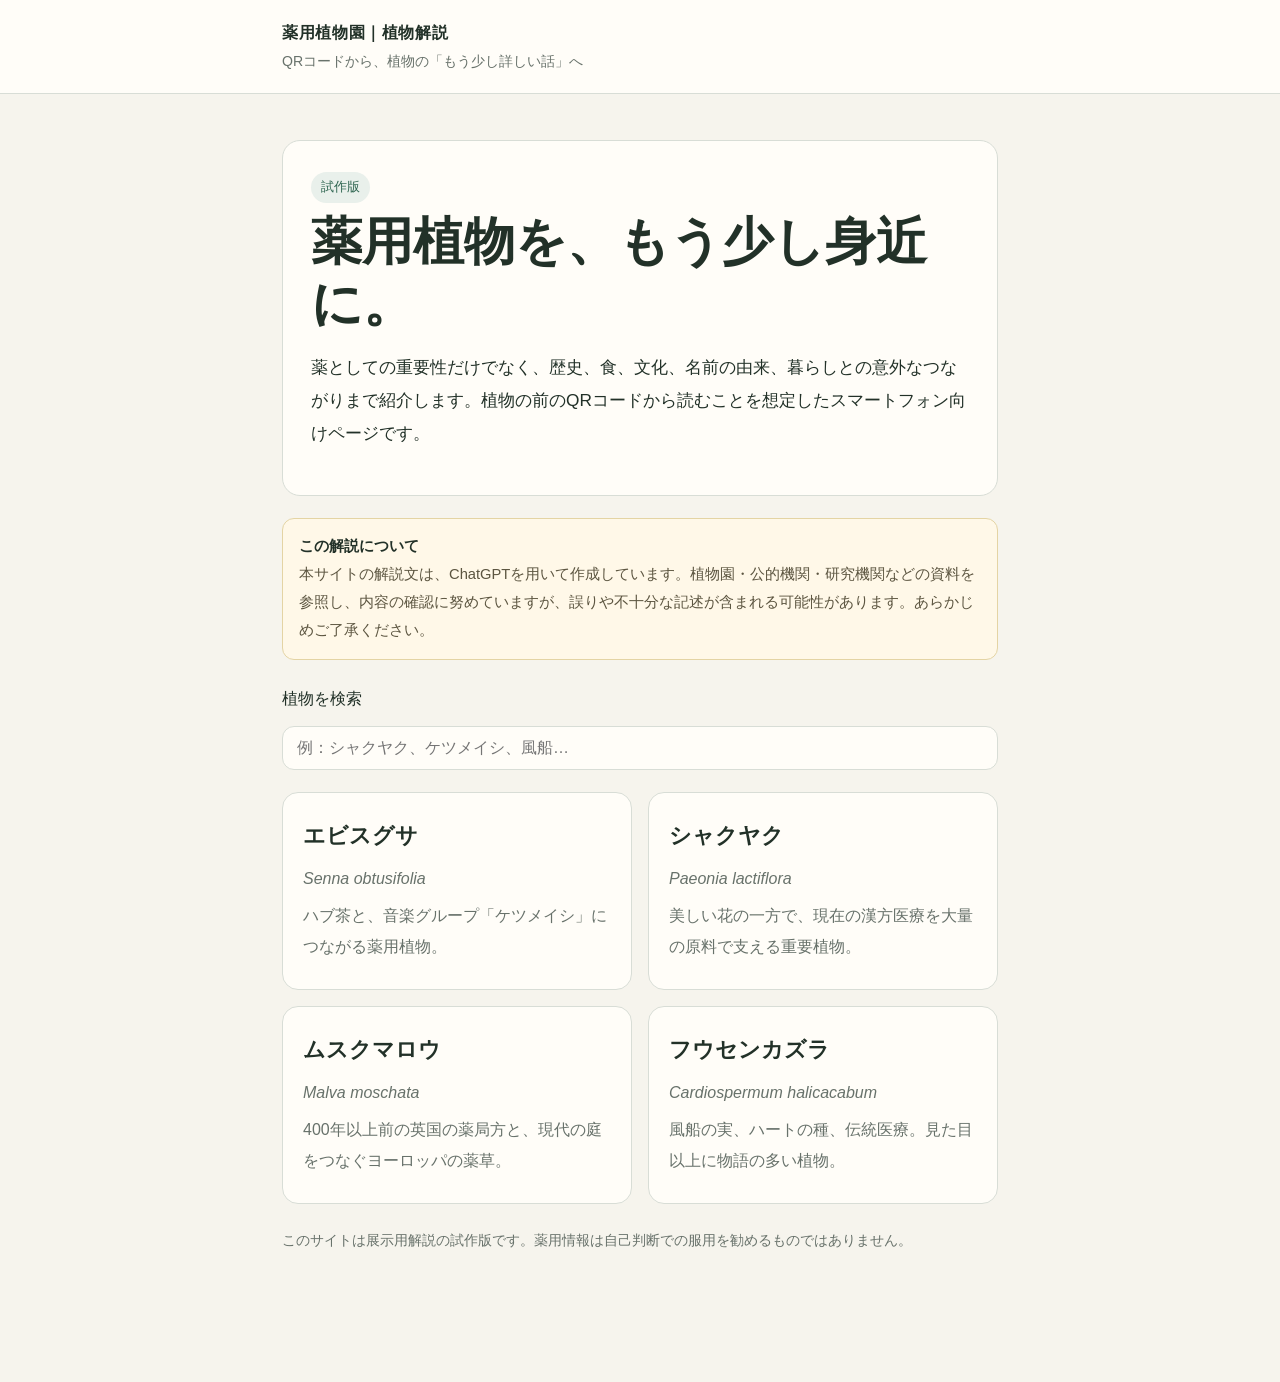
<file: index.html>
<!doctype html><html lang="ja"><head><meta charset="utf-8"><meta name="viewport" content="width=device-width,initial-scale=1"><title>薬用植物園 植物解説</title><meta name="description" content="薬用植物を、薬・歴史・文化・暮らしとのつながりから紹介します。"><link rel="stylesheet" href="style.css"></head><body><header class="site-header"><div class="header-inner"><div class="brand">薬用植物園｜植物解説</div><div class="subtitle">QRコードから、植物の「もう少し詳しい話」へ</div></div></header><main><div class="wrap"><section class="hero"><span class="tag">試作版</span><h1>薬用植物を、もう少し身近に。</h1><p class="lede">薬としての重要性だけでなく、歴史、食、文化、名前の由来、暮らしとの意外なつながりまで紹介します。植物の前のQRコードから読むことを想定したスマートフォン向けページです。</p></section><div class="ai-notice"><strong>この解説について</strong><br>本サイトの解説文は、ChatGPTを用いて作成しています。植物園・公的機関・研究機関などの資料を参照し、内容の確認に努めていますが、誤りや不十分な記述が含まれる可能性があります。あらかじめご了承ください。</div><label for="plant-search">植物を検索</label><input class="search" id="plant-search" type="search" placeholder="例：シャクヤク、ケツメイシ、風船…"><section class="cards"><a class="card" data-search="エビスグサ えびすぐさ ケツメイシ 決明子 ハブ茶" href="plants/ebisugusa.html"><h2>エビスグサ</h2><p><i>Senna obtusifolia</i></p><p>ハブ茶と、音楽グループ「ケツメイシ」につながる薬用植物。</p></a><a class="card" data-search="シャクヤク しゃくやく 芍薬 ぼんてん 梵天 漢方" href="plants/shakuyaku.html"><h2>シャクヤク</h2><p><i>Paeonia lactiflora</i></p><p>美しい花の一方で、現在の漢方医療を大量の原料で支える重要植物。</p></a><a class="card" data-search="ムスクマロウ じゃこうあおい ジャコウアオイ malva moschata ロンドン薬局方" href="plants/musk-mallow.html"><h2>ムスクマロウ</h2><p><i>Malva moschata</i></p><p>400年以上前の英国の薬局方と、現代の庭をつなぐヨーロッパの薬草。</p></a><a class="card" data-search="フウセンカズラ ふうせんかずら love in a puff ハート 種子 シッダ" href="plants/fuusenkazura.html"><h2>フウセンカズラ</h2><p><i>Cardiospermum halicacabum</i></p><p>風船の実、ハートの種、伝統医療。見た目以上に物語の多い植物。</p></a></section><footer>このサイトは展示用解説の試作版です。薬用情報は自己判断での服用を勧めるものではありません。</footer></div></main><script src="script.js"></script></body></html>
</file>
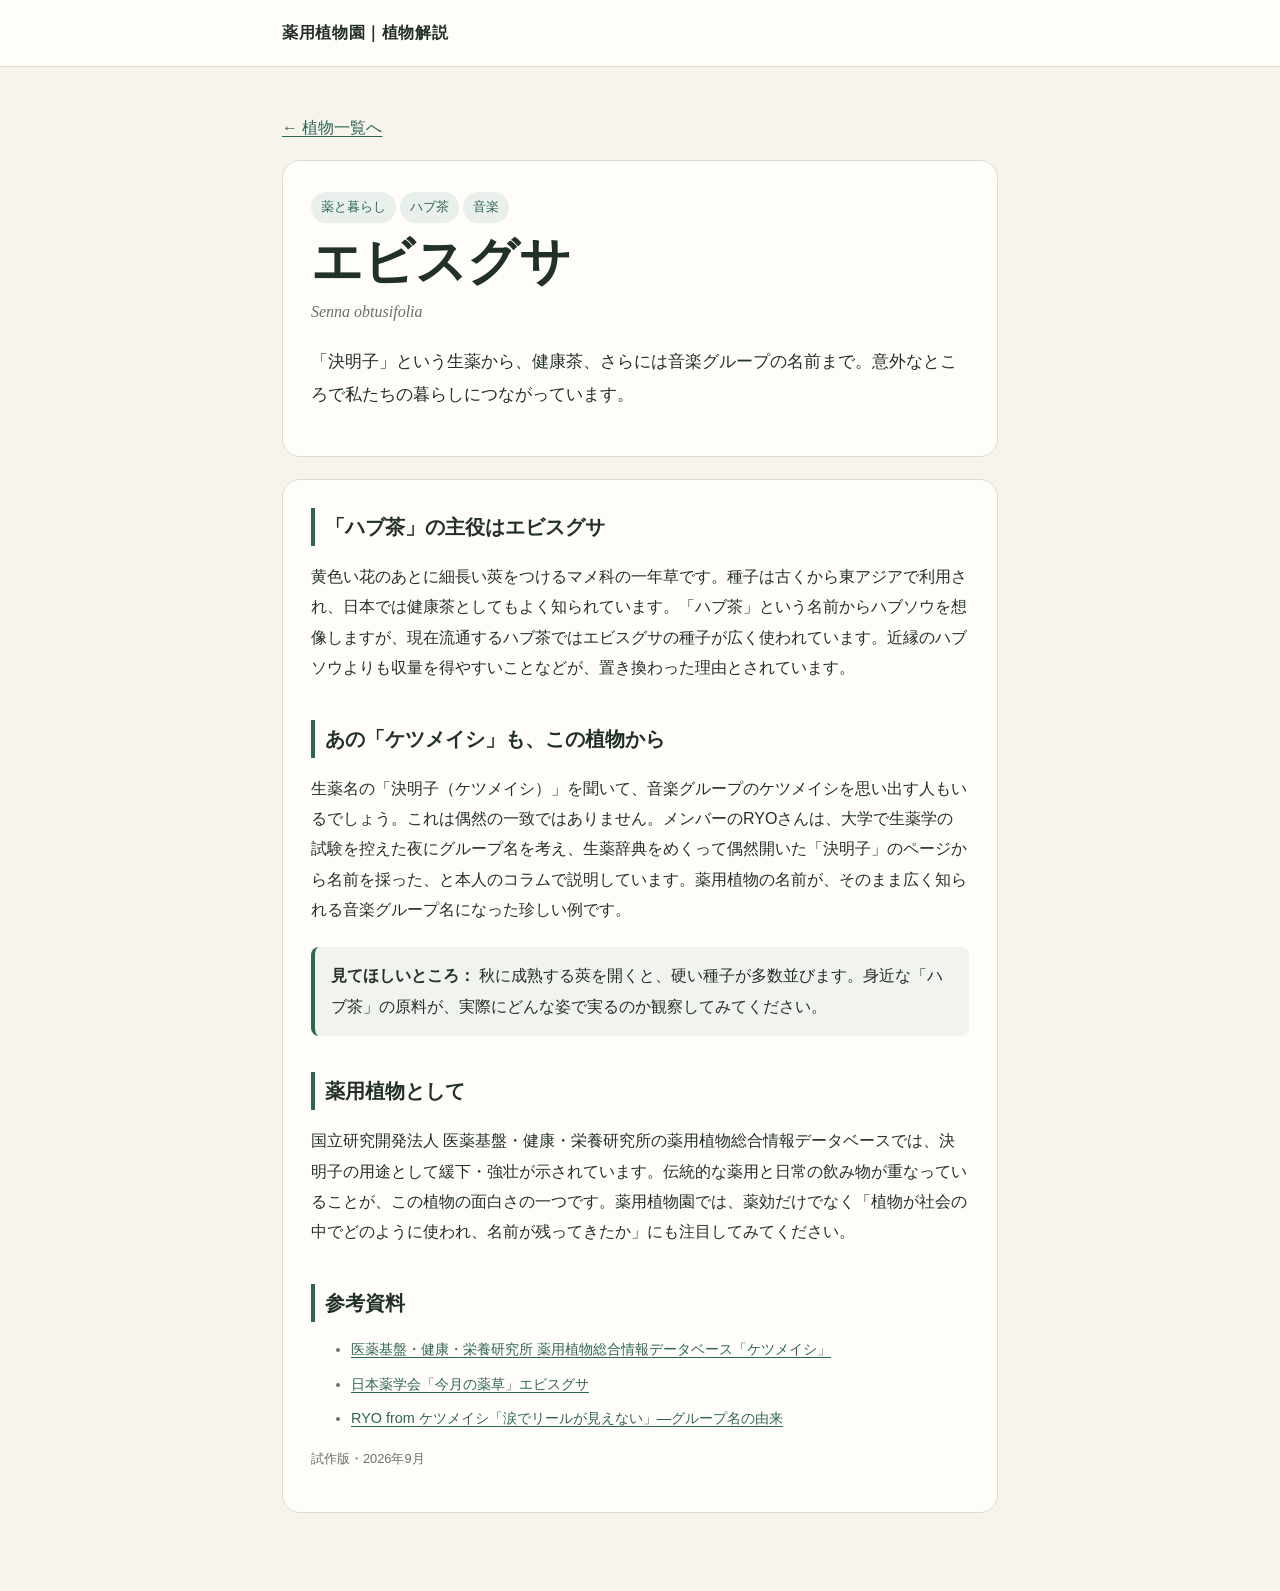
<file: plants/ebisugusa.html>
<!doctype html><html lang="ja"><head><meta charset="utf-8"><meta name="viewport" content="width=device-width,initial-scale=1"><title>エビスグサ｜薬用植物園</title><link rel="stylesheet" href="../style.css"></head><body><header class="site-header"><div class="header-inner"><div class="brand">薬用植物園｜植物解説</div></div></header><main><div class="wrap"><a class="back" href="../index.html">← 植物一覧へ</a><section class="hero"><span class="tag">薬と暮らし</span><span class="tag">ハブ茶</span><span class="tag">音楽</span><h1>エビスグサ</h1><p class="latin">Senna obtusifolia</p><p class="lede">「決明子」という生薬から、健康茶、さらには音楽グループの名前まで。意外なところで私たちの暮らしにつながっています。</p></section><article class="article"><h2>「ハブ茶」の主役はエビスグサ</h2><p>黄色い花のあとに細長い莢をつけるマメ科の一年草です。種子は古くから東アジアで利用され、日本では健康茶としてもよく知られています。「ハブ茶」という名前からハブソウを想像しますが、現在流通するハブ茶ではエビスグサの種子が広く使われています。近縁のハブソウよりも収量を得やすいことなどが、置き換わった理由とされています。</p><h2>あの「ケツメイシ」も、この植物から</h2><p>生薬名の「決明子（ケツメイシ）」を聞いて、音楽グループのケツメイシを思い出す人もいるでしょう。これは偶然の一致ではありません。メンバーのRYOさんは、大学で生薬学の試験を控えた夜にグループ名を考え、生薬辞典をめくって偶然開いた「決明子」のページから名前を採った、と本人のコラムで説明しています。薬用植物の名前が、そのまま広く知られる音楽グループ名になった珍しい例です。</p><div class="note"><b>見てほしいところ：</b> 秋に成熟する莢を開くと、硬い種子が多数並びます。身近な「ハブ茶」の原料が、実際にどんな姿で実るのか観察してみてください。</div><h2>薬用植物として</h2><p>国立研究開発法人 医薬基盤・健康・栄養研究所の薬用植物総合情報データベースでは、決明子の用途として緩下・強壮が示されています。伝統的な薬用と日常の飲み物が重なっていることが、この植物の面白さの一つです。薬用植物園では、薬効だけでなく「植物が社会の中でどのように使われ、名前が残ってきたか」にも注目してみてください。</p><h2>参考資料</h2><ul class="sources"><li><a href="https://mpdb.nibn.go.jp/mpdb-bin/view_crude_drug.cgi?id=17&lang=ja">医薬基盤・健康・栄養研究所 薬用植物総合情報データベース「ケツメイシ」</a></li><li><a href="https://www.pharm.or.jp/">日本薬学会「今月の薬草」エビスグサ</a></li><li><a href="https://www.sammy.co.jp/japanese/sammy_ketsume/column/20180403.html">RYO from ケツメイシ「涙でリールが見えない」—グループ名の由来</a></li></ul><p class="updated">試作版・2026年9月</p></article></div></main></body></html>
</file>
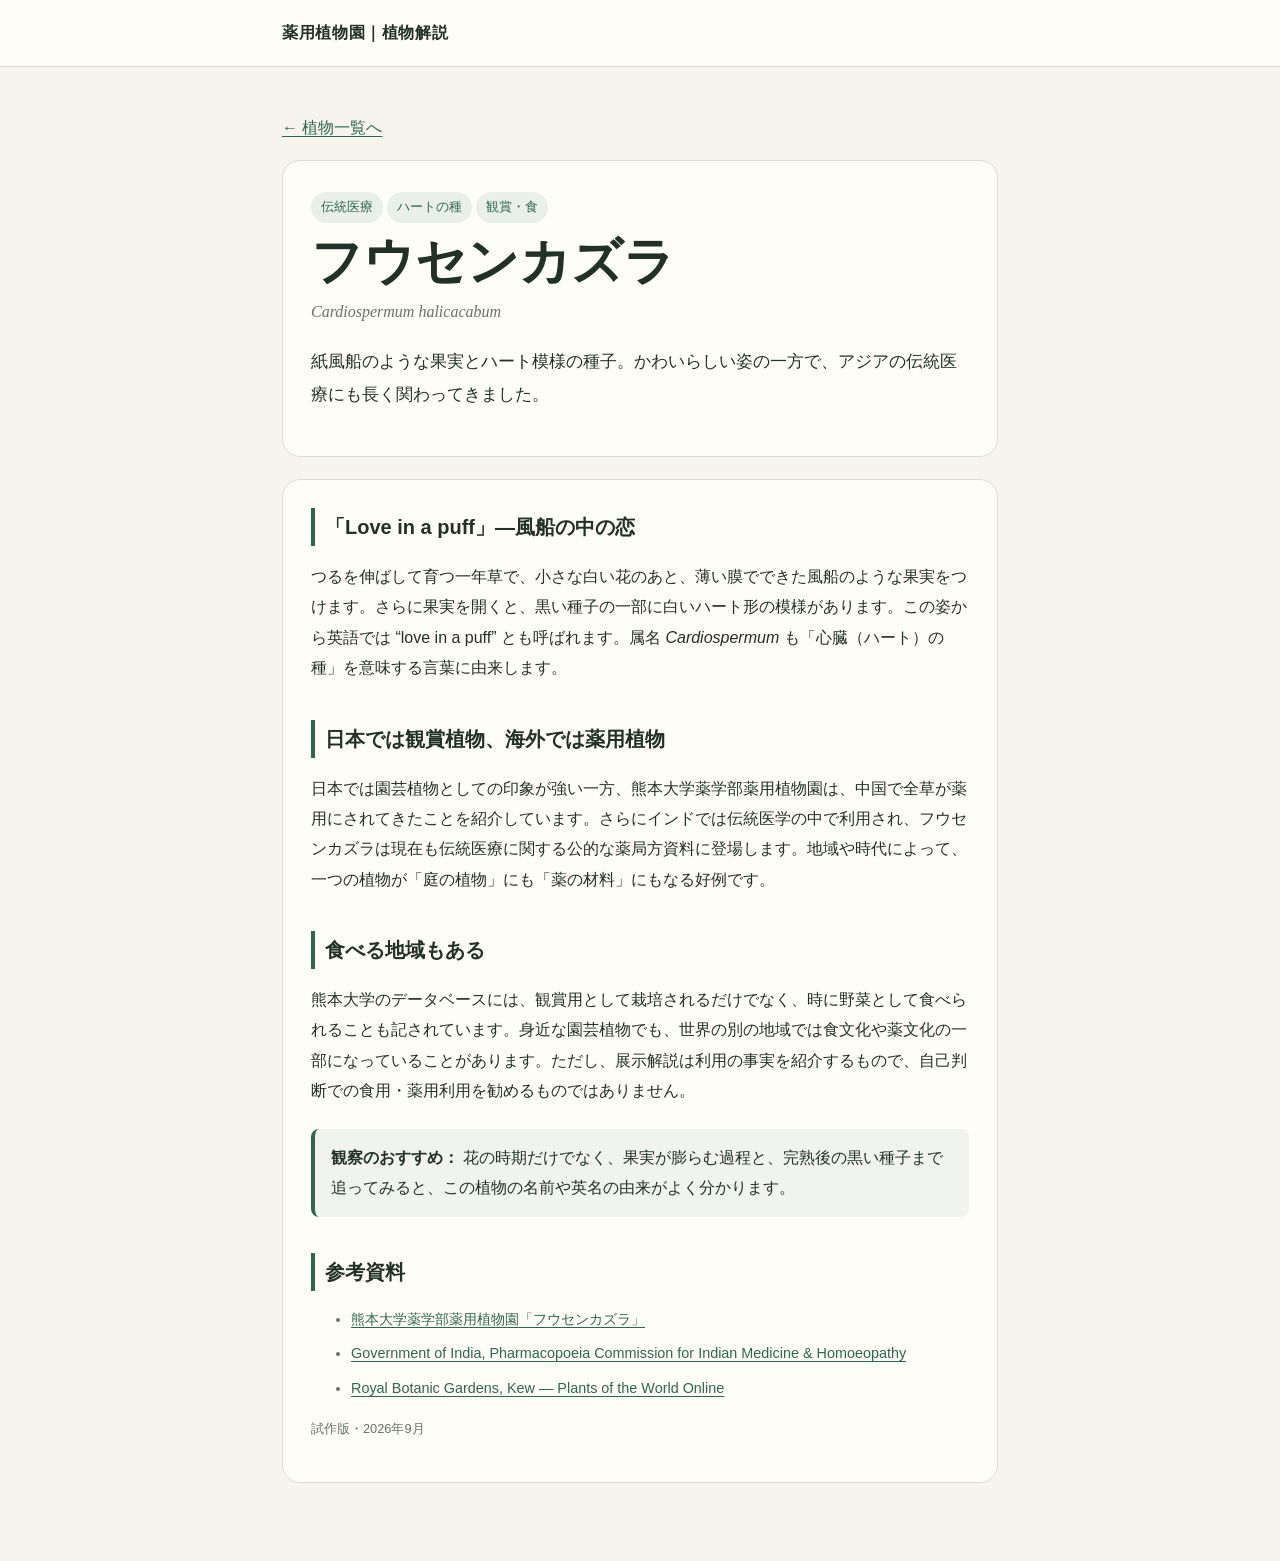
<file: plants/fuusenkazura.html>
<!doctype html><html lang="ja"><head><meta charset="utf-8"><meta name="viewport" content="width=device-width,initial-scale=1"><title>フウセンカズラ｜薬用植物園</title><link rel="stylesheet" href="../style.css"></head><body><header class="site-header"><div class="header-inner"><div class="brand">薬用植物園｜植物解説</div></div></header><main><div class="wrap"><a class="back" href="../index.html">← 植物一覧へ</a><section class="hero"><span class="tag">伝統医療</span><span class="tag">ハートの種</span><span class="tag">観賞・食</span><h1>フウセンカズラ</h1><p class="latin">Cardiospermum halicacabum</p><p class="lede">紙風船のような果実とハート模様の種子。かわいらしい姿の一方で、アジアの伝統医療にも長く関わってきました。</p></section><article class="article"><h2>「Love in a puff」—風船の中の恋</h2><p>つるを伸ばして育つ一年草で、小さな白い花のあと、薄い膜でできた風船のような果実をつけます。さらに果実を開くと、黒い種子の一部に白いハート形の模様があります。この姿から英語では “love in a puff” とも呼ばれます。属名 <i>Cardiospermum</i> も「心臓（ハート）の種」を意味する言葉に由来します。</p><h2>日本では観賞植物、海外では薬用植物</h2><p>日本では園芸植物としての印象が強い一方、熊本大学薬学部薬用植物園は、中国で全草が薬用にされてきたことを紹介しています。さらにインドでは伝統医学の中で利用され、フウセンカズラは現在も伝統医療に関する公的な薬局方資料に登場します。地域や時代によって、一つの植物が「庭の植物」にも「薬の材料」にもなる好例です。</p><h2>食べる地域もある</h2><p>熊本大学のデータベースには、観賞用として栽培されるだけでなく、時に野菜として食べられることも記されています。身近な園芸植物でも、世界の別の地域では食文化や薬文化の一部になっていることがあります。ただし、展示解説は利用の事実を紹介するもので、自己判断での食用・薬用利用を勧めるものではありません。</p><div class="note"><b>観察のおすすめ：</b> 花の時期だけでなく、果実が膨らむ過程と、完熟後の黒い種子まで追ってみると、この植物の名前や英名の由来がよく分かります。</div><h2>参考資料</h2><ul class="sources"><li><a href="https://www.pharm.kumamoto-u.ac.jp/yakusodb/detail/004605.php">熊本大学薬学部薬用植物園「フウセンカズラ」</a></li><li><a href="https://pcimh.gov.in/">Government of India, Pharmacopoeia Commission for Indian Medicine &amp; Homoeopathy</a></li><li><a href="https://powo.science.kew.org/">Royal Botanic Gardens, Kew — Plants of the World Online</a></li></ul><p class="updated">試作版・2026年9月</p></article></div></main></body></html>
</file>
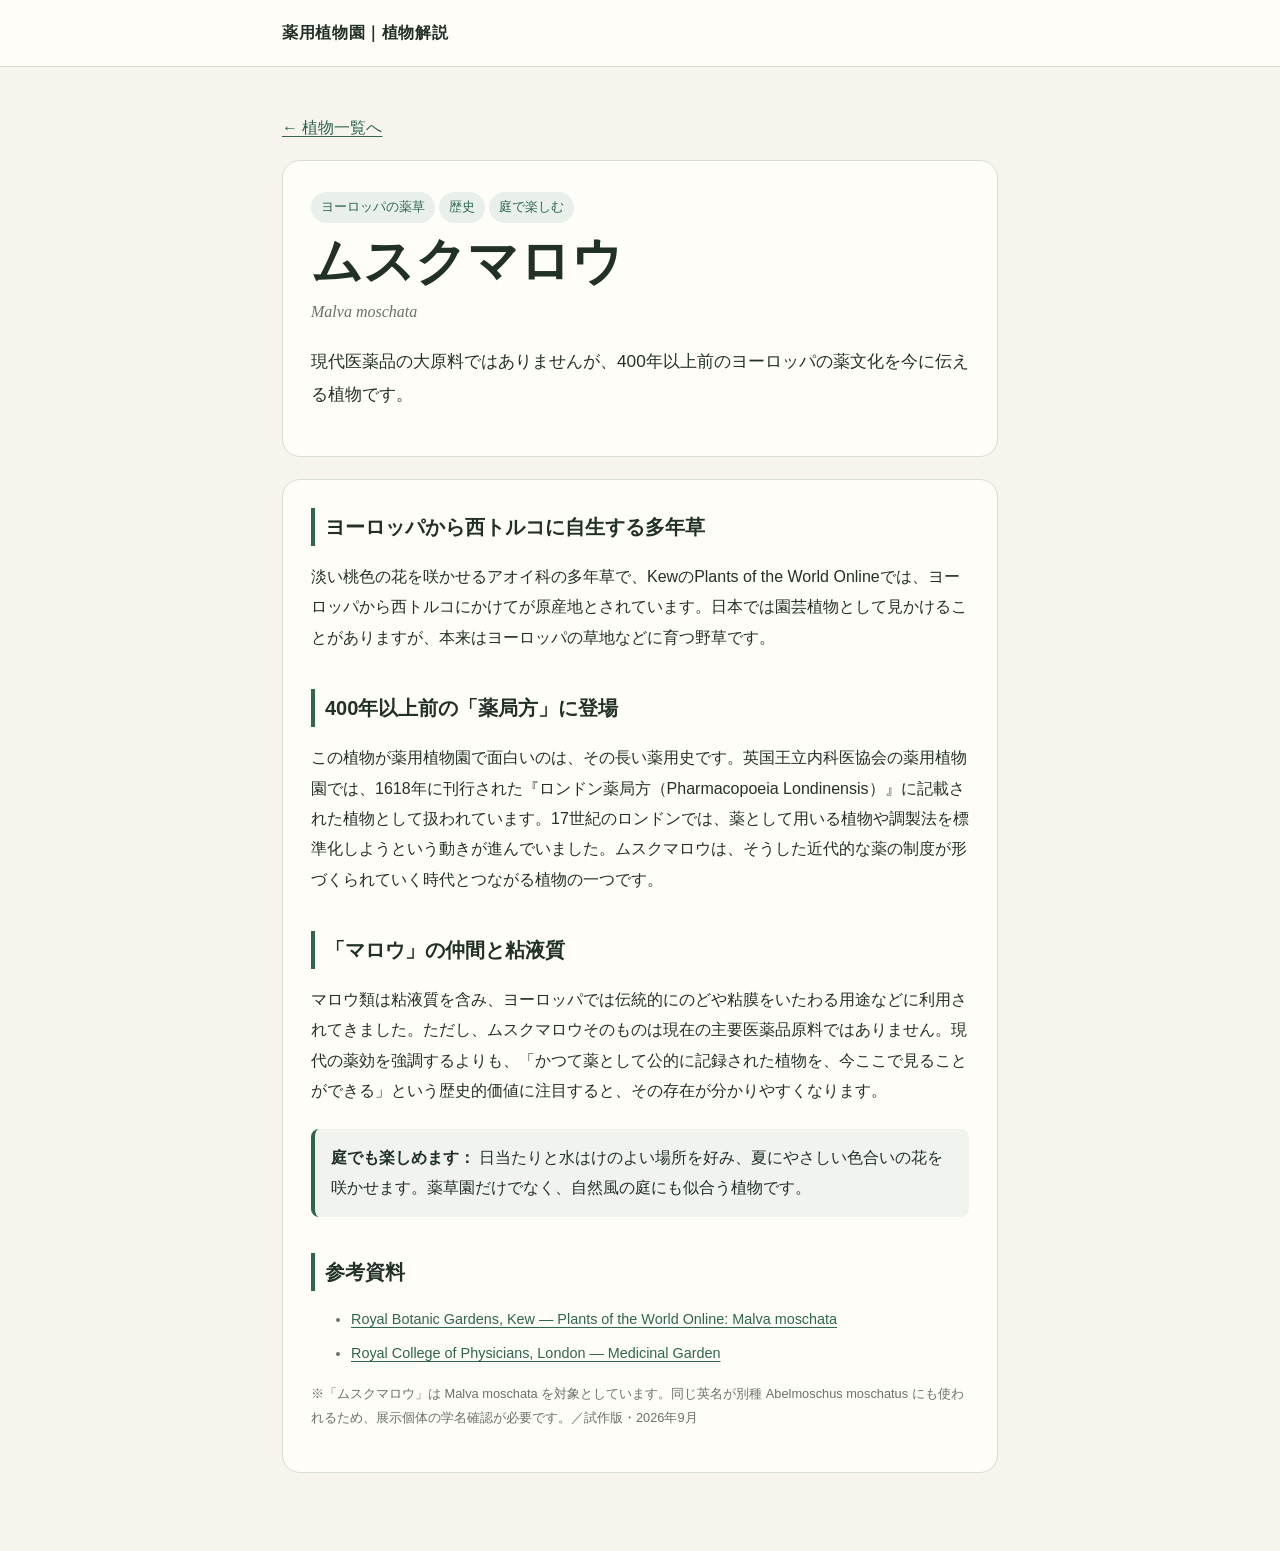
<file: plants/musk-mallow.html>
<!doctype html><html lang="ja"><head><meta charset="utf-8"><meta name="viewport" content="width=device-width,initial-scale=1"><title>ムスクマロウ｜薬用植物園</title><link rel="stylesheet" href="../style.css"></head><body><header class="site-header"><div class="header-inner"><div class="brand">薬用植物園｜植物解説</div></div></header><main><div class="wrap"><a class="back" href="../index.html">← 植物一覧へ</a><section class="hero"><span class="tag">ヨーロッパの薬草</span><span class="tag">歴史</span><span class="tag">庭で楽しむ</span><h1>ムスクマロウ</h1><p class="latin">Malva moschata</p><p class="lede">現代医薬品の大原料ではありませんが、400年以上前のヨーロッパの薬文化を今に伝える植物です。</p></section><article class="article"><h2>ヨーロッパから西トルコに自生する多年草</h2><p>淡い桃色の花を咲かせるアオイ科の多年草で、KewのPlants of the World Onlineでは、ヨーロッパから西トルコにかけてが原産地とされています。日本では園芸植物として見かけることがありますが、本来はヨーロッパの草地などに育つ野草です。</p><h2>400年以上前の「薬局方」に登場</h2><p>この植物が薬用植物園で面白いのは、その長い薬用史です。英国王立内科医協会の薬用植物園では、1618年に刊行された『ロンドン薬局方（Pharmacopoeia Londinensis）』に記載された植物として扱われています。17世紀のロンドンでは、薬として用いる植物や調製法を標準化しようという動きが進んでいました。ムスクマロウは、そうした近代的な薬の制度が形づくられていく時代とつながる植物の一つです。</p><h2>「マロウ」の仲間と粘液質</h2><p>マロウ類は粘液質を含み、ヨーロッパでは伝統的にのどや粘膜をいたわる用途などに利用されてきました。ただし、ムスクマロウそのものは現在の主要医薬品原料ではありません。現代の薬効を強調するよりも、「かつて薬として公的に記録された植物を、今ここで見ることができる」という歴史的価値に注目すると、その存在が分かりやすくなります。</p><div class="note"><b>庭でも楽しめます：</b> 日当たりと水はけのよい場所を好み、夏にやさしい色合いの花を咲かせます。薬草園だけでなく、自然風の庭にも似合う植物です。</div><h2>参考資料</h2><ul class="sources"><li><a href="https://powo.science.kew.org/taxon/561790-1">Royal Botanic Gardens, Kew — Plants of the World Online: Malva moschata</a></li><li><a href="https://www.rcplondon.ac.uk/">Royal College of Physicians, London — Medicinal Garden</a></li></ul><p class="updated">※「ムスクマロウ」は Malva moschata を対象としています。同じ英名が別種 Abelmoschus moschatus にも使われるため、展示個体の学名確認が必要です。／試作版・2026年9月</p></article></div></main></body></html>
</file>
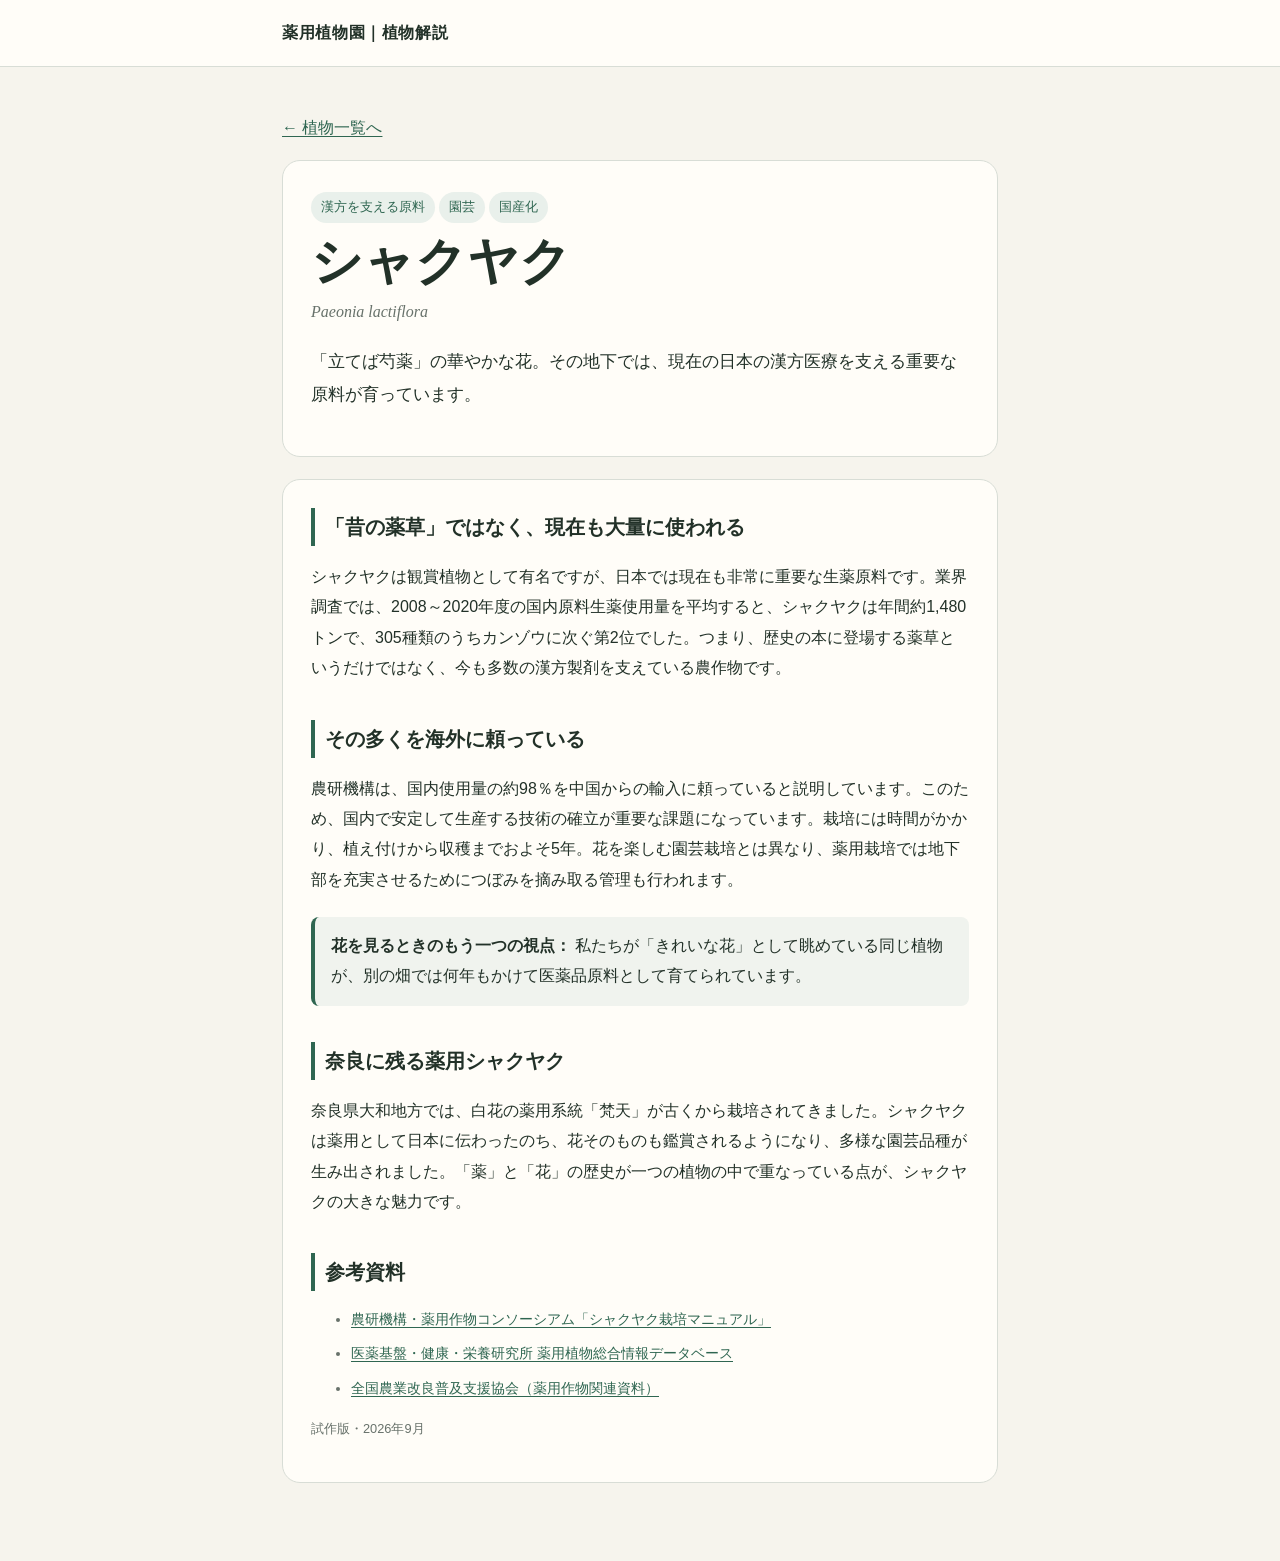
<file: plants/shakuyaku.html>
<!doctype html><html lang="ja"><head><meta charset="utf-8"><meta name="viewport" content="width=device-width,initial-scale=1"><title>シャクヤク｜薬用植物園</title><link rel="stylesheet" href="../style.css"></head><body><header class="site-header"><div class="header-inner"><div class="brand">薬用植物園｜植物解説</div></div></header><main><div class="wrap"><a class="back" href="../index.html">← 植物一覧へ</a><section class="hero"><span class="tag">漢方を支える原料</span><span class="tag">園芸</span><span class="tag">国産化</span><h1>シャクヤク</h1><p class="latin">Paeonia lactiflora</p><p class="lede">「立てば芍薬」の華やかな花。その地下では、現在の日本の漢方医療を支える重要な原料が育っています。</p></section><article class="article"><h2>「昔の薬草」ではなく、現在も大量に使われる</h2><p>シャクヤクは観賞植物として有名ですが、日本では現在も非常に重要な生薬原料です。業界調査では、2008～2020年度の国内原料生薬使用量を平均すると、シャクヤクは年間約1,480トンで、305種類のうちカンゾウに次ぐ第2位でした。つまり、歴史の本に登場する薬草というだけではなく、今も多数の漢方製剤を支えている農作物です。</p><h2>その多くを海外に頼っている</h2><p>農研機構は、国内使用量の約98％を中国からの輸入に頼っていると説明しています。このため、国内で安定して生産する技術の確立が重要な課題になっています。栽培には時間がかかり、植え付けから収穫までおよそ5年。花を楽しむ園芸栽培とは異なり、薬用栽培では地下部を充実させるためにつぼみを摘み取る管理も行われます。</p><div class="note"><b>花を見るときのもう一つの視点：</b> 私たちが「きれいな花」として眺めている同じ植物が、別の畑では何年もかけて医薬品原料として育てられています。</div><h2>奈良に残る薬用シャクヤク</h2><p>奈良県大和地方では、白花の薬用系統「梵天」が古くから栽培されてきました。シャクヤクは薬用として日本に伝わったのち、花そのものも鑑賞されるようになり、多様な園芸品種が生み出されました。「薬」と「花」の歴史が一つの植物の中で重なっている点が、シャクヤクの大きな魅力です。</p><h2>参考資料</h2><ul class="sources"><li><a href="https://www.naro.go.jp/publicity_report/publication/files/Shakuyaku_warc_man2021.3.15.pdf">農研機構・薬用作物コンソーシアム「シャクヤク栽培マニュアル」</a></li><li><a href="https://mpdb.nibn.go.jp/">医薬基盤・健康・栄養研究所 薬用植物総合情報データベース</a></li><li><a href="https://www.jadea.org/">全国農業改良普及支援協会（薬用作物関連資料）</a></li></ul><p class="updated">試作版・2026年9月</p></article></div></main></body></html>
</file>
<file: style.css>
:root{--bg:#f6f4ed;--paper:#fffdf8;--ink:#223128;--muted:#68726b;--line:#d8ddd6;--accent:#2f6651;--accent2:#e9f0eb;--max:760px}*{box-sizing:border-box}html{scroll-behavior:smooth}body{margin:0;background:var(--bg);color:var(--ink);font-family:-apple-system,BlinkMacSystemFont,"Segoe UI","Hiragino Kaku Gothic ProN","Yu Gothic",Meiryo,sans-serif;line-height:1.9}a{color:var(--accent);text-decoration-thickness:.08em;text-underline-offset:.18em}.site-header{background:var(--paper);border-bottom:1px solid var(--line)}.header-inner,.wrap{max-width:var(--max);margin:auto;padding:18px 22px}.brand{font-weight:700;letter-spacing:.04em}.subtitle{font-size:.88rem;color:var(--muted)}main{padding:28px 0 60px}.hero{background:var(--paper);border:1px solid var(--line);border-radius:18px;padding:28px;margin-bottom:22px}.hero h1{font-size:clamp(2rem,8vw,3.2rem);line-height:1.2;margin:.1em 0}.latin{font-family:Georgia,"Times New Roman",serif;font-style:italic;color:var(--muted);margin-top:0}.lede{font-size:1.08rem}.tag{display:inline-block;background:var(--accent2);color:var(--accent);border-radius:999px;padding:3px 10px;margin:3px 4px 3px 0;font-size:.82rem}.article{background:var(--paper);border:1px solid var(--line);border-radius:18px;padding:28px}.article h2{font-size:1.25rem;margin:1.8em 0 .5em;border-left:4px solid var(--accent);padding-left:10px}.article h2:first-child{margin-top:0}.note{background:#f0f3ee;border-left:4px solid var(--accent);padding:14px 16px;border-radius:8px;margin:22px 0}.sources{font-size:.9rem;color:var(--muted)}.sources li{margin:.5em 0}.back{display:inline-block;margin-bottom:16px}.cards{display:grid;grid-template-columns:repeat(auto-fit,minmax(240px,1fr));gap:16px}.card{background:var(--paper);border:1px solid var(--line);border-radius:16px;padding:20px;text-decoration:none;color:inherit;transition:transform .15s ease,box-shadow .15s ease}.card:hover{transform:translateY(-2px);box-shadow:0 8px 24px rgba(25,50,38,.08)}.card h2{margin:.1em 0 .3em;font-size:1.35rem}.card p{margin:.45em 0;color:var(--muted)}.search{width:100%;font-size:1rem;padding:12px 14px;border:1px solid var(--line);border-radius:12px;background:var(--paper);margin:12px 0 22px}footer{color:var(--muted);font-size:.85rem;padding:24px 0 50px}.updated{font-size:.8rem;color:var(--muted)}.ai-notice{background:#fff8e8;border:1px solid #e4d4a4;border-radius:12px;padding:14px 16px;margin:0 0 24px;font-size:.92rem;color:#5c5540}.ai-notice strong{color:var(--ink)}@media(max-width:520px){.header-inner,.wrap{padding-left:16px;padding-right:16px}.hero,.article{padding:21px}.hero h1{font-size:2.15rem}}
</file>
